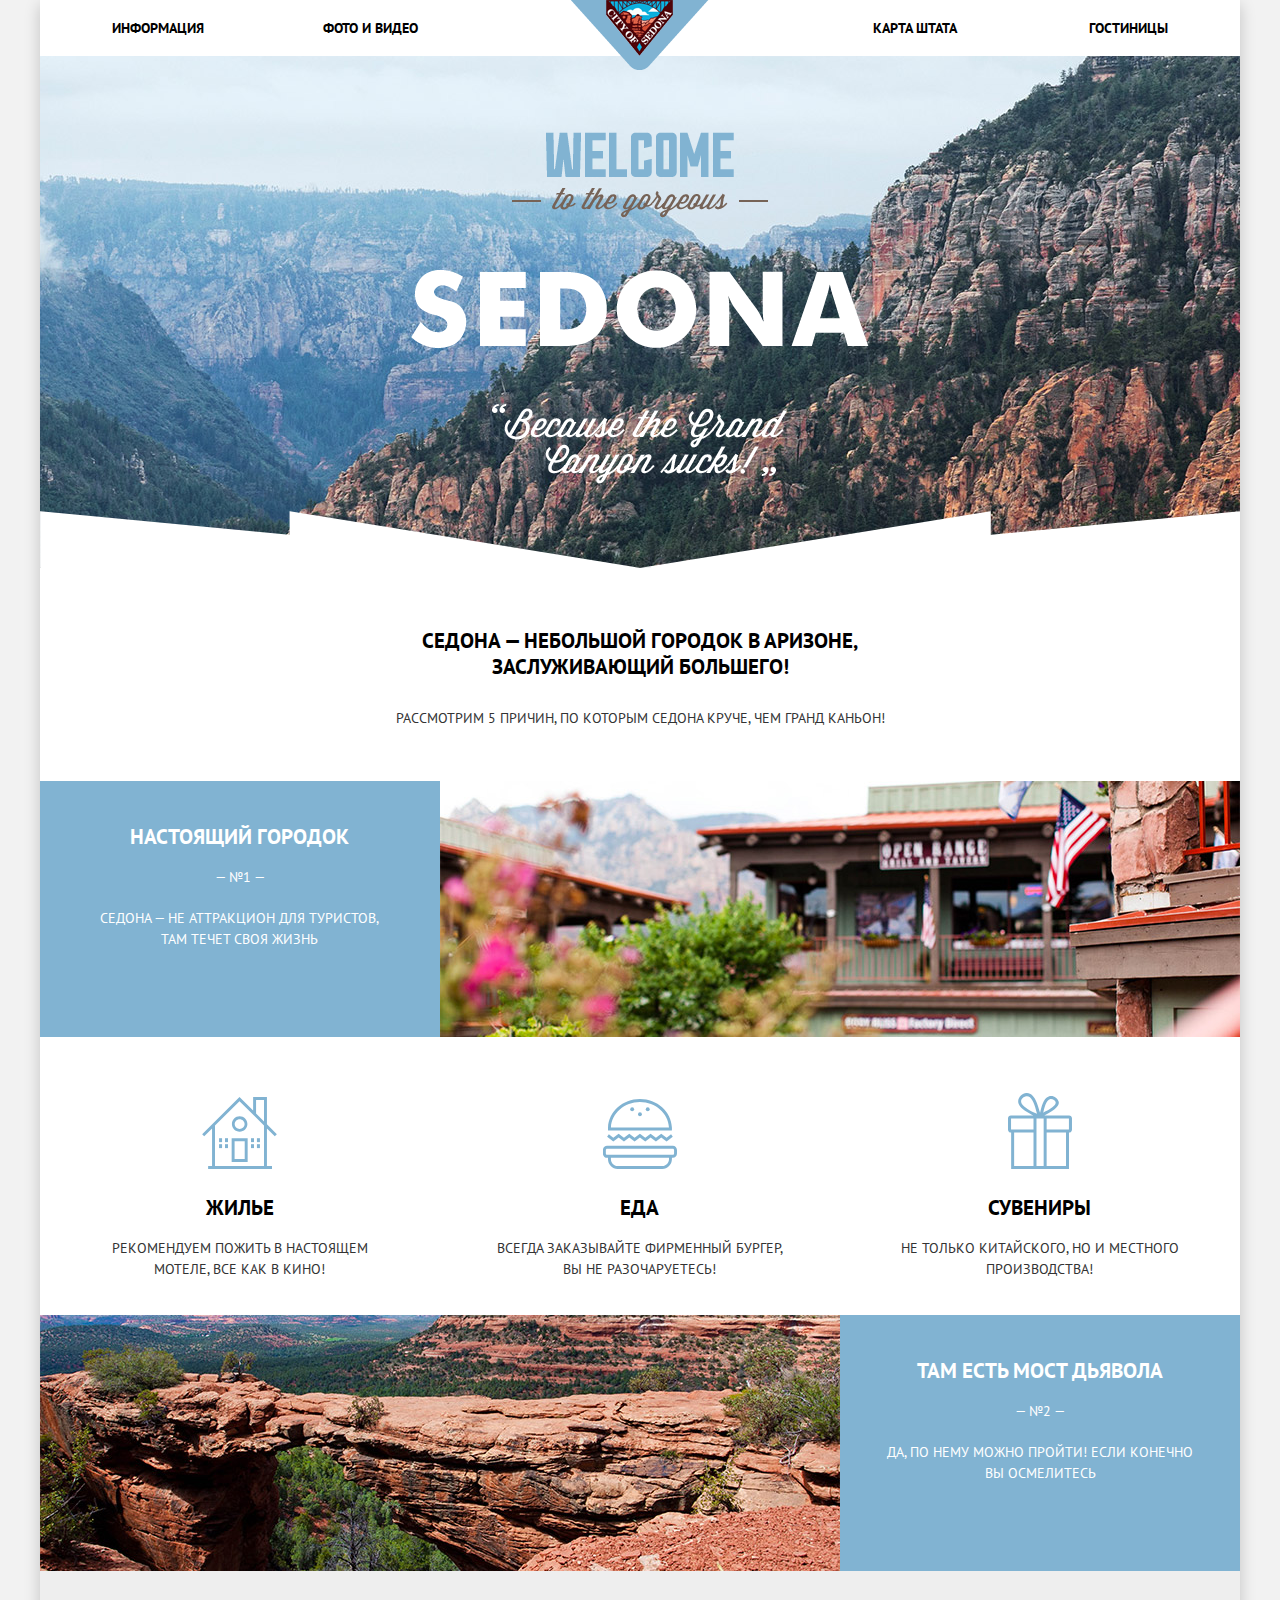
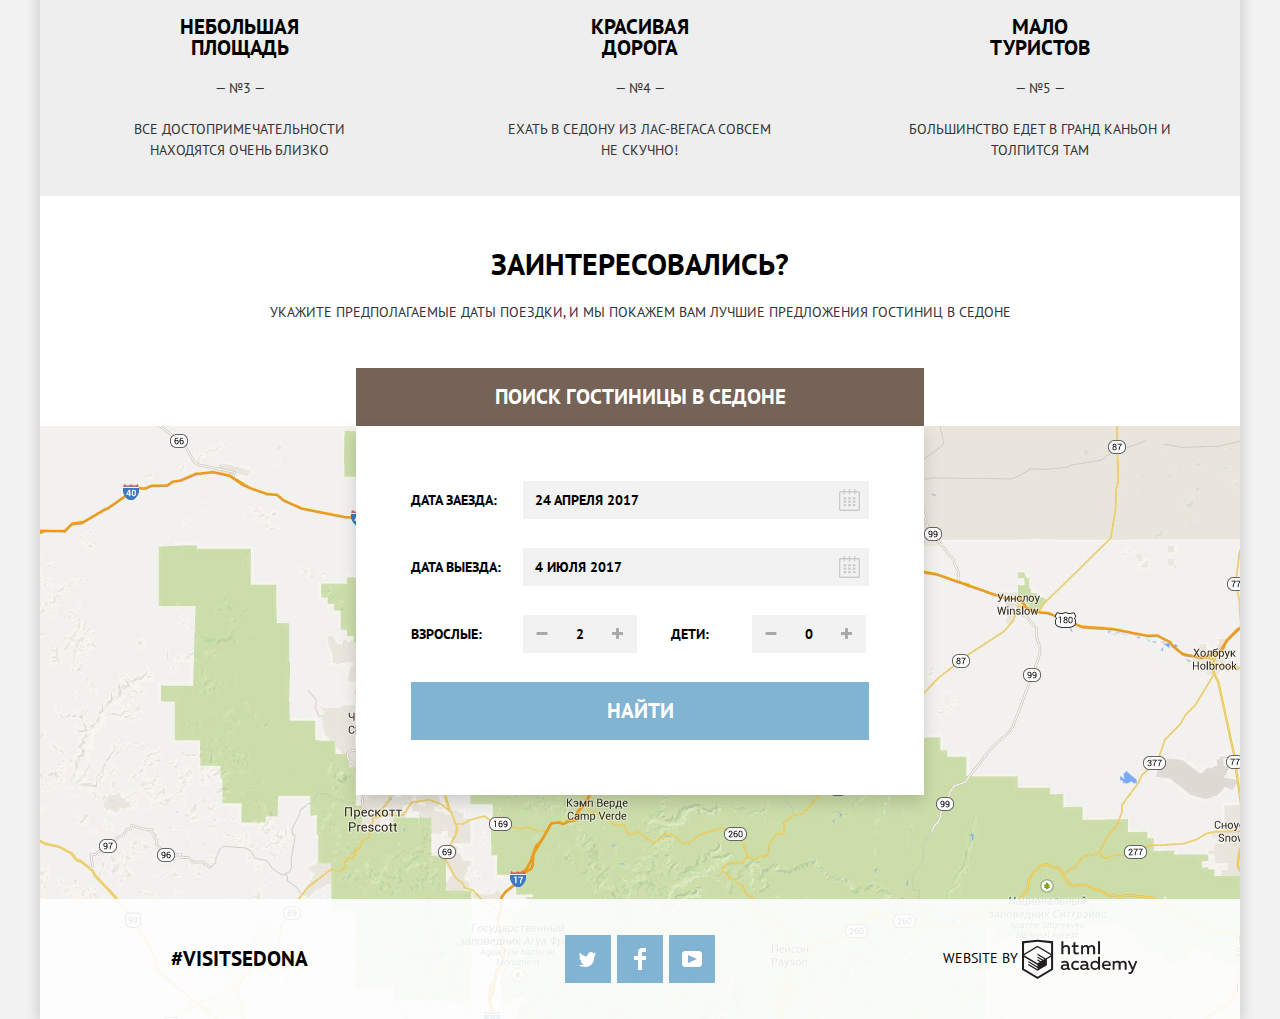
<file: index.html>
<!DOCTYPE html>
<html lang="ru">
<head>
  <meta charset="UTF-8">
  <meta http-equiv="X-UA-Compatible" content="ie=edge">
  <title>Главная | Sedona</title>
  <link href="https://fonts.googleapis.com/css?family=PT+Sans:400,700&display=swap&subset=cyrillic" rel="stylesheet">
  <link rel="stylesheet" href="css/normalize.css">
  <link rel="stylesheet" href="style.css">
</head>
<body class="home-page">

<div class="wrapper">
  <header class="main-header">
    <nav class="main-nav">
      <a class="main-header-logo">
        <img src="img/logo.png" width="138" height="70" alt="Логотип Седона">
      </a>
      <ul class="site-nav">
        <li><a href="#">Информация</a></li>
        <li><a href="#">Фото и видео</a></li>
        <li><a href="#">Карта штата</a></li>
        <li><a href="catalog.html">Гостиницы</a></li>
      </ul>
    </nav>
  </header>

  <main class="main">
    <h1 class="visually-hidden">Главная страница сайта поиска отелей Седона</h1>

    <section class="intro">
      <h2 class="visually-hidden">О Седоне</h2>
      <div class="intro-banner">
        <img class="intro-bg" src="img/intro-bg.jpg" width="1200" height="800" alt="Горы">
        <img class="intro-text" src="img/intro-text.png" width="458" height="352" alt="Welcome to the gorgeous Sedona. Because the Grand Canyon sucks!">
      </div>
      <b class="intro-lead">
        Седона — небольшой городок в Аризоне,<br>
        заслуживающий большего!
      </b>
    </section>

    <section class="advantages">
      <h2>Рассмотрим 5 причин, по которым Седона круче, чем гранд каньон!</h2>
      <ol class="advantages-list flex-columns">
        <li class="advantages-item flex-col-3">
          <div class="advantage-wrapper flex-columns">
            <div class="advantage-card flex-col">
              <div class="advantage-card-content">
                <h3 class="advantage-title">Настоящий городок</h3>
                <div class="advantage-text">Седона — не аттракцион для туристов, там течет своя жизнь</div>
              </div>
            </div>
            <div class="flex-col-2">
              <div class="advantage-img-container">
                <img class="advantage-img" src="img/advantage-town.jpg" width="800" height="400" alt="Город">
              </div>
            </div>
          </div>

          <ul class="advantages-sublist flex-columns">
            <li class="advantage-subitem advantage-card flex-col advantage-icon advantage-icon-house">
              <div class="advantage-card-content">
                <h4 class="advantage-title">Жилье</h4>
                <div class="advantage-text">Рекомендуем пожить в настоящем мотеле, все как в кино!</div>
              </div>
            </li>
            <li class="advantage-subitem advantage-card flex-col advantage-icon advantage-icon-burger">
              <div class="advantage-card-content">
                <h4 class="advantage-title">Еда</h4>
                <div class="advantage-text">Всегда заказывайте фирменный бургер, Вы не разочаруетесь!</div>
              </div>
            </li>
            <li class="advantage-subitem advantage-card flex-col advantage-icon advantage-icon-gift">
              <div class="advantage-card-content">
                <h4 class="advantage-title">Сувениры</h4>
                <div class="advantage-text">Не только китайского, но и местного производства!</div>
              </div>
            </li>
          </ul>
        </li>
        <li class="advantages-item flex-col-3">
          <div class="advantage-wrapper flex-columns flex-reverse">
            <div class="advantage-card flex-col">
              <div class="advantage-card-content">
                <h3 class="advantage-title">Там есть Мост дьявола</h3>
                <div class="advantage-text">Да, по нему можно пройти! Если конечно вы осмелитесь</div>
              </div>
            </div>
            <div class="flex-col-2">
              <div class="advantage-img-container">
                <img class="advantage-img" src="img/advantage-rocks.jpg" width="800" height="400" alt="Скалы">
              </div>
            </div>
          </div>
        </li>
        <li class="advantages-item advantage-card flex-col">
          <div class="advantage-card-content">
            <h3 class="advantage-title">
              Небольшая<br>
              площадь
            </h3>
            <div class="advantage-text">Все достопримечательности находятся очень близко</div>
          </div>
        </li>
        <li class="advantages-item advantage-card flex-col">
          <div class="advantage-card-content">
            <h3 class="advantage-title">
              Красивая<br>
              дорога
            </h3>
            <div class="advantage-text">Ехать в Седону из Лас-Вегаса совсем не скучно!</div>
          </div>
        </li>
        <li class="advantages-item advantage-card flex-col">
          <div class="advantage-card-content">
            <h3 class="advantage-title">
              Мало<br>
              туристов
            </h3>
            <div class="advantage-text">Большинство едет в гранд каньон и толпится там</div>
          </div>
        </li>
      </ol>
    </section>

    <section class="hotel-search">
      <h2 class="visually-hidden">Поиск гостиницы в Седоне</h2>
      <b class="title">Заинтересовались?</b>
      <div class="hotel-search-instructions">Укажите предполагаемые даты поездки, и мы покажем вам лучшие предложения гостиниц в седоне</div>
      <button class="button button-brown hotel-search-button" type="button">Поиск гостиницы в Седоне</button>

      <div class="modal modal-hotel-search">
        <form class="hotel-search-form" action="#" method="post">
          <div class="form-item">
            <label class="input-label" for="hotel-search-form-check-in-date">Дата заезда:</label>
            <div class="calendar-widget">
              <div class="calendar-input-container">
                <input class="input-text calendar-input" id="hotel-search-form-check-in-date" name="check_in_date" type="text" value="24 Апреля 2017">
                <button class="calendar-button" type="button">Открыть календарь</button>
              </div>
            </div>
          </div>
          <div class="form-item">
            <label class="input-label" for="hotel-search-form-check-out-date">Дата выезда:</label>
            <div class="calendar-widget">
              <div class="calendar-input-container">
                <input class="input-text calendar-input" id="hotel-search-form-check-out-date" name="check_out_date" type="text" value="4 июля 2017">
                <button class="calendar-button" type="button">Открыть календарь</button>
              </div>
            </div>
          </div>
          <div class="modal-columns">
            <div class="form-item modal-col-1">
              <label class="input-label" for="hotel-search-form-adult">Взрослые:</label>
              <div class="number-widget">
                <div class="number-input-container">
                  <input class="input-text number-input" id="hotel-search-form-adult" name="adult" type="text" pattern="^[ 0-9]+$" value="2">
                  <button class="sign-btn sign-btn-plus" type="button">+</button>
                  <button class="sign-btn sign-btn-minus" type="button">-</button>
                </div>
              </div>
            </div>
            <div class="form-item modal-col-1">
              <label class="input-label" for="hotel-search-form-child">Дети:</label>
              <div class="number-widget">
                <div class="number-input-container">
                  <input class="input-text number-input" id="hotel-search-form-child" name="child" type="text" pattern="^[ 0-9]+$" value="0">
                  <button class="sign-btn sign-btn-plus" type="button">+</button>
                  <button class="sign-btn sign-btn-minus" type="button">-</button>
                </div>
              </div>
            </div>
          </div>
          <div class="form-footer">
            <button class="button button-submit" type="submit">Найти</button>
          </div>
        </form>
      </div>
    </section>

    <section class="map">
      <h2 class="visually-hidden">Седона на карте</h2>
      <div class="map-image-container">
        <img class="map-image" src="img/map.jpg" width="1200" height="593" alt="Седона на карте">
      </div>
    </section>
  </main>

  <footer class="main-footer flex-columns">
    <div class="flex-col flex-col">
      <p class="main-footer-hashtag">#VISITSEDONA</p>
    </div>
    <div class="flex-col">
      <ul class="main-footer-social">
        <li><a class="social-link social-link-twitter" href="#"><span class="visually-hidden">Twitter</span></a></li>
        <li><a class="social-link social-link-facebook" href="#"><span class="visually-hidden">Facebook</span></a></li>
        <li><a class="social-link social-link-youtube" href="#"><span class="visually-hidden">Youtube</span></a></li>
      </ul>
    </div>
    <div class="flex-col">
      <p class="main-footer-developer">
        Website by <a class="main-footer-developer-link" href="https://htmlacademy.ru/intensive/htmlcss">
          <svg version="1.1" viewBox="0 0 113 39" width="115" height="41" role="img" xmlns="http://www.w3.org/2000/svg" xmlns:cc="http://creativecommons.org/ns#" xmlns:dc="http://purl.org/dc/elements/1.1/" xmlns:rdf="http://www.w3.org/1999/02/22-rdf-syntax-ns#">
         <g fill="#231f20">
           <title>Логотип htmlacademy</title>
          <path transform="translate(-355.09 -323.29)" d="m401.93 351.51a2.07 2.07 0 0 0 0.58-0.11v1.4a3.41 3.41 0 0 1-1.24 0.22 1.75 1.75 0 0 1-1.75-1 5.08 5.08 0 0 1-3.3 1.13c-1.59 0-3.06-0.87-3.06-2.68 0-2.24 2.08-2.93 3.9-2.93a11.63 11.63 0 0 1 2.28 0.26v-0.31c0-1.09-0.8-1.86-2.3-1.86a7.79 7.79 0 0 0-3.15 0.67v-1.79a10.72 10.72 0 0 1 3.35-0.58c2.48 0 4 1.18 4 3.83v3.14a0.57 0.57 0 0 0 0.69 0.61zm-6.76-1.19a1.42 1.42 0 0 0 1.64 1.29 3.56 3.56 0 0 0 2.53-1v-1.51a10.21 10.21 0 0 0-1.9-0.22c-1.1 0.01-2.27 0.35-2.27 1.45z"/>
          <path transform="translate(-355.09 -323.29)" d="M408.15,343.91a5.29,5.29,0,0,1,2.7.67v1.79a4.28,4.28,0,0,0-2.42-.73,2.89,2.89,0,1,0,0,5.76,5.26,5.26,0,0,0,2.55-.67v1.8a6.58,6.58,0,0,1-2.9.6,4.42,4.42,0,0,1-4.72-4.54A4.54,4.54,0,0,1,408.15,343.91Z"/>
          <path transform="translate(-355.09 -323.29)" d="m420.93 351.51a2.07 2.07 0 0 0 0.58-0.11v1.4a3.41 3.41 0 0 1-1.24 0.22 1.75 1.75 0 0 1-1.75-1 5.08 5.08 0 0 1-3.3 1.13c-1.59 0-3.06-0.87-3.06-2.68 0-2.24 2.08-2.93 3.9-2.93a11.63 11.63 0 0 1 2.28 0.26v-0.31c0-1.09-0.8-1.86-2.3-1.86a7.79 7.79 0 0 0-3.15 0.67v-1.79a10.72 10.72 0 0 1 3.35-0.58c2.48 0 4 1.18 4 3.83v3.14a0.57 0.57 0 0 0 0.69 0.61zm-6.76-1.19a1.42 1.42 0 0 0 1.64 1.29 3.56 3.56 0 0 0 2.53-1v-1.51a10.21 10.21 0 0 0-1.9-0.22c-1.11 0.01-2.27 0.35-2.27 1.45z"/>
          <path transform="translate(-355.09 -323.29)" d="M431.76,340.14V352.9H430v-1.39a4.07,4.07,0,0,1-3.35,1.62,4.62,4.62,0,0,1,0-9.22,4,4,0,0,1,3.15,1.37v-5.14h2ZM427,345.62a2.9,2.9,0,0,0,0,5.8,3,3,0,0,0,2.79-1.84v-2.13A3.06,3.06,0,0,0,427,345.62Z"/>
          <path transform="translate(-355.09 -323.29)" d="m438.08 343.91c3.48 0 4.68 2.81 4.12 5.34h-6.58c0.22 1.57 1.75 2.22 3.35 2.22a6.41 6.41 0 0 0 2.77-0.62v1.68a7.5 7.5 0 0 1-3.14 0.6c-2.68 0-5-1.53-5-4.61a4.39 4.39 0 0 1 4.48-4.61zm0.09 1.62a2.39 2.39 0 0 0-2.57 2.26h4.85a2.06 2.06 0 0 0-2.28-2.26z"/>
          <path transform="translate(-355.09 -323.29)" d="m444.19 352.9v-8.75h1.73v1.09a4 4 0 0 1 2.92-1.33 3 3 0 0 1 2.73 1.4 4.33 4.33 0 0 1 3.06-1.4 3.21 3.21 0 0 1 3.32 3.52v5.47h-2v-5.41a1.67 1.67 0 0 0-1.73-1.84 2.94 2.94 0 0 0-2.17 1.18v0.6 5.47h-2v-5.41a1.67 1.67 0 0 0-1.73-1.84 3.11 3.11 0 0 0-2.32 1.35v5.91h-2z"/>
          <path transform="translate(-355.09 -323.29)" d="M466.56,344.15h2l-4.1,9.93c-0.95,2.28-2.19,3-3.52,3a5,5,0,0,1-1.15-.15v-1.66a3,3,0,0,0,.89.13c0.95,0,1.66-.67,2.17-2l0.18-.44-4.16-8.82H461l3,6.6Z"/>
          <path transform="translate(-355.09 -323.29)" d="m395.75 324.82v5a4 4 0 0 1 2.83-1.2 3.41 3.41 0 0 1 3.61 3.57v5.41h-2v-5.16a1.9 1.9 0 0 0-2-2.1 3.08 3.08 0 0 0-2.44 1.46v5.8h-2v-12.78h2z"/>
          <path transform="translate(-355.09 -323.29)" d="M407.52,325.71v3.12h3.17v1.71h-3.17v4c0,1.15.53,1.53,1.66,1.53a4.71,4.71,0,0,0,1.77-.35v1.68a7.14,7.14,0,0,1-2.35.38,2.68,2.68,0,0,1-3-2.88v-4.38H404v-1.71h1.57v-2.64Z"/>
          <path transform="translate(-355.09 -323.29)" d="m413.19 337.58v-8.75h1.73v1.09a4 4 0 0 1 2.92-1.33 3 3 0 0 1 2.73 1.4 4.33 4.33 0 0 1 3.06-1.4 3.21 3.21 0 0 1 3.32 3.52v5.47h-2v-5.41a1.67 1.67 0 0 0-1.73-1.84 2.94 2.94 0 0 0-2.17 1.18v0.6 5.47h-2v-5.41a1.67 1.67 0 0 0-1.73-1.84 3.11 3.11 0 0 0-2.32 1.35v5.91h-2z"/>
          <rect x="74.72" y="1.52" width="1.95" height="12.76"/>
          <path transform="translate(-355.09 -323.29)" d="m370.53 323.31h-0.16l-15.28 1.6v28l15.28 9.09 15.28-9.09v-28zm13.12 28.45-13.28 7.9-13.28-7.9v-11.48l13.22 7.87v1.43l-9.07-5.4v1.38l9.11 5.47v1.46l-9.1-5.42v1.38l9.11 5.47 9.19-5.5v-5.91l4.1-2.45v11.67zm0-13.16-3.65 2.14-1.68 1-8-4.76v1.38l6.84 4.07h-0.06l-0.15 0.09-1 0.57-5.64-3.36v1.38l4.45 2.65-1.05 0.7-3.36-2v1.38l2.21 1.3-2.25 1.35-13.16-7.82 13.17-7.92zm0-1.39-13.35-7.87-13.2 7.86v-10.5l13.28-1.39 13.28 1.39v10.51z"/>
         </g>
        </svg>
        </a>
      </p>
    </div>
  </footer>

</div>

<script src="js/popup.js"></script>

</body>
</html>
</file>
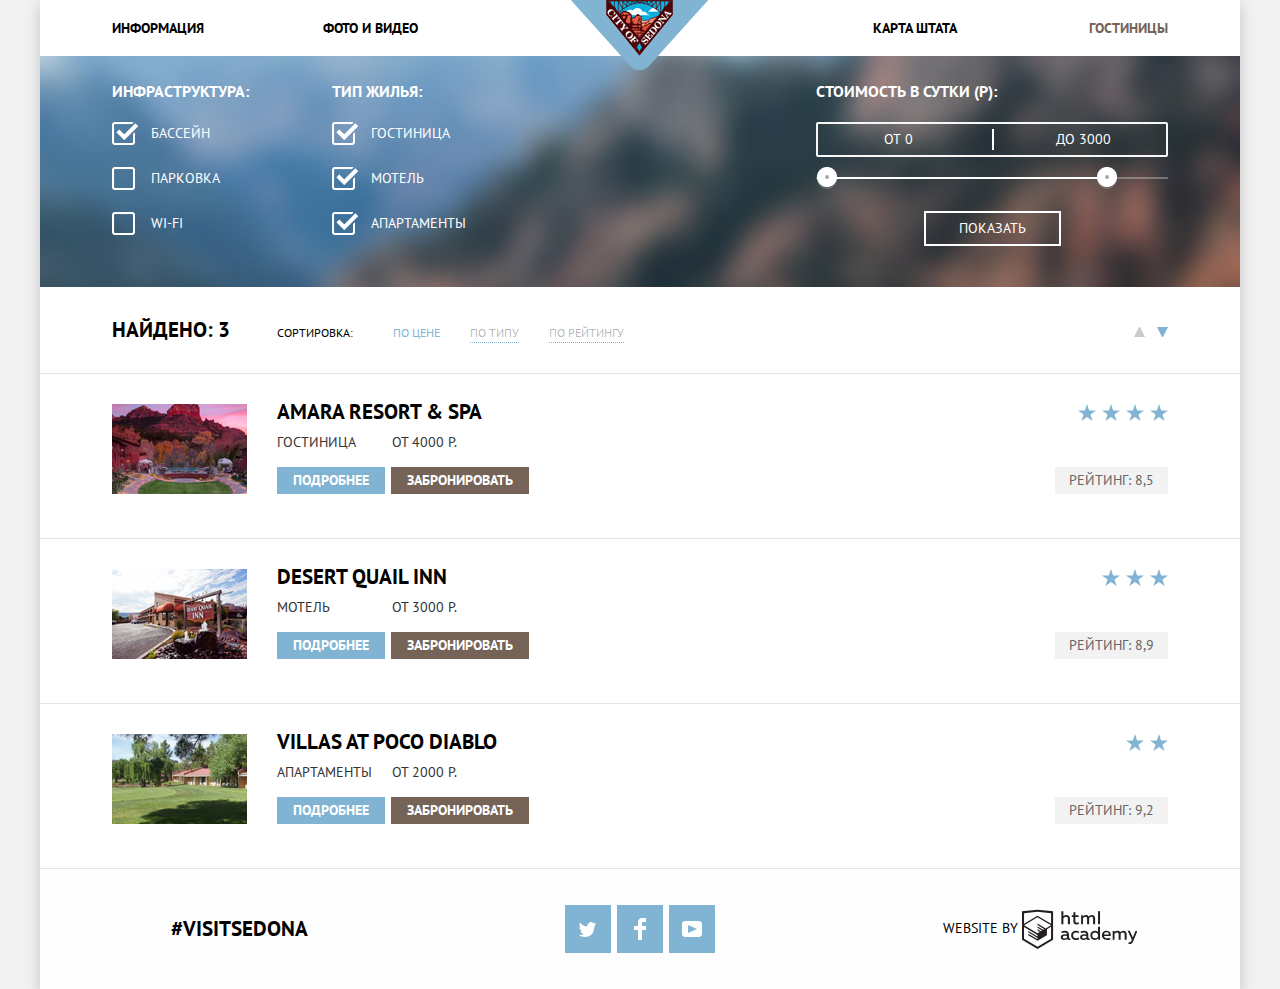
<file: catalog.html>
<!DOCTYPE html>
<html lang="ru">
<head>
  <meta charset="UTF-8">
  <meta http-equiv="X-UA-Compatible" content="ie=edge">
  <title>Гостиницы | Sedona</title>
  <link href="https://fonts.googleapis.com/css?family=PT+Sans:400,700&display=swap&subset=cyrillic" rel="stylesheet">
  <link rel="stylesheet" href="css/normalize.css">
  <link rel="stylesheet" href="style.css">
</head>
<body>

<div class="wrapper">
  <header class="main-header">
    <nav class="main-nav">
      <a class="main-header-logo" href="index.html">
        <img src="img/logo.png" width="138" height="70" alt="Логотип Седона">
      </a>
      <ul class="site-nav">
        <li><a href="#">Информация</a></li>
        <li><a href="#">Фото и видео</a></li>
        <li><a href="#">Карта штата</a></li>
        <li class="site-nav-active"><a>Гостиницы</a></li>
      </ul>
    </nav>
  </header>

  <main class="main">
    <h1 class="visually-hidden">Гостиницы в Седоне</h1>

    <section class="catalog-filter container">
      <h2 class="visually-hidden">Фильтр</h2>

      <form class="catalog-filter-form" action="#" method="get">
        <div class="catalog-filter-columns">
          <div class="catalog-filter-col-1">
            <fieldset class="filter-fieldset">
              <legend>Инфраструктура:</legend>

              <ul class="form-input-list">
                <li>
                  <label class="custom-checkbox">
                    <input class="input-checkbox visually-hidden" name="infrastracture[]" type="checkbox" value="pool" checked>
                    <span class="checkbox-indicator"></span>
                    Бассейн
                  </label>
                </li>
                <li>
                  <label class="custom-checkbox">
                    <input class="input-checkbox visually-hidden" name="infrastracture[]" type="checkbox" value="parking">
                    <span class="checkbox-indicator"></span>
                    Парковка
                  </label>
                </li>
                <li>
                  <label class="custom-checkbox">
                    <input class="input-checkbox visually-hidden" name="infrastracture[]" type="checkbox" value="wi-fi">
                    <span class="checkbox-indicator"></span>
                    Wi-Fi
                  </label>
                </li>
              </ul>
            </fieldset>
          </div>

          <div class="catalog-filter-col-1">
            <fieldset class="filter-fieldset">
              <legend>Тип жилья:</legend>

              <ul class="form-input-list">
                <li>
                  <label class="custom-checkbox">
                    <input class="input-checkbox visually-hidden" name="housing[]" type="checkbox" value="guesthouse" checked>
                    <span class="checkbox-indicator"></span>
                    Гостиница
                  </label>
                </li>
                <li>
                  <label class="custom-checkbox">
                    <input class="input-checkbox visually-hidden" name="housing[]" type="checkbox" value="motel" checked>
                    <span class="checkbox-indicator"></span>
                    Мотель
                  </label>
                </li>
                <li>
                  <label class="custom-checkbox">
                    <input class="input-checkbox visually-hidden" name="housing[]" type="checkbox" value="apts" checked>
                    <span class="checkbox-indicator"></span>
                    Апартаменты
                  </label>
                </li>
              </ul>
            </fieldset>
          </div>

          <div class="catalog-filter-price-col">
            <fieldset class="filter-fieldset">
              <legend>Стоимость в сутки (Р):</legend>

              <div class="range-inputs">
                <div class="range-inputs-from">
                  <label>
                    От
                   <input class="range-inputs-input"  name="price_from" type="text" value="0">
                  </label>
                </div>
                <div class="range-inputs-to">
                  <label>
                    До
                    <input class="range-inputs-input" name="price_to" type="text" value="3000">
                  </label>
                </div>
              </div>

              <div class="range-selector">
                <div class="range-bar">
                  <div class="range-fill"></div>
                  <span class="range-handle range-handle-min"></span>
                  <span class="range-handle range-handle-max"></span>
                </div>
              </div>
            </fieldset>
            <button class="filter-button" type="submit">Показать</button>
          </div>
        </div>
      </form>
    </section>

    <section class="catalog-sort">
      <div class="container catalog-columns">
        <p class="catalog-found-title catalog-col-first">Найдено: 3</p>

        <div class="catalog-sort-wrapper catalog-col-full">
          <h2>Сортировка:</h2>

          <ul class="catalog-sort-type">
            <li class="catalog-sort-type-active"><a href="#">По цене</a></li>
            <li><a href="#">По типу</a></li>
            <li><a href="#">По рейтингу</a></li>
          </ul>
        </div>

        <ul class="catalog-sort-order catalog-col-last">
          <li class="catalog-sort-asc"><a href="#">По возрастанию</a></li>
          <li class="catalog-sort-desc catalog-sort-order-active"><a href="#">По убыванию</a></li>
        </ul>
      </div>
    </section>

    <section class="catalog-results">
      <header class="visually-hidden">
        <h2>Результаты поиска</h2>
        <p>Найдено: 3</p>
      </header>

      <ul class="catalog-list">
        <li class="catalog-item container catalog-columns">
          <div class="catalog-col-full">
            <h3 class="catalog-item-title"><a href="#">Amara Resort & Spa</a></h3>
            <div class="catalog-item-features">
              <span class="hotel-housing-type">Гостиница</span>
              <span class="hotel-price-from">от 4000 Р.</span>
            </div>

            <p class="catalog-item-button-container">
              <a class="catalog-item-readmore button catalog-item-button" href="#">Подробнее</a>
              <a class="catalog-item-book button button-brown catalog-item-button" href="#">Забронировать</a>
            </p>
          </div>

          <div class="catalog-col-last">
            <div class="catalog-item-rating">
              <div class="rating-stars">
                <div class="rating-stars-value visually-hidden">4</div>
                <div class="stars-container">
                  <span class="stars-item"></span>
                  <span class="stars-item"></span>
                  <span class="stars-item"></span>
                  <span class="stars-item"></span>
                </div>
              </div>
              <span class="rating-value">Рейтинг: 8,5</span>
            </div>
          </div>

          <div class="catalog-col-first">
            <div class="catalog-item-img">
              <img src="img/hotel-amara.jpg" width="135" height="90" alt="Красные деревья">
            </div>
          </div>
        </li>

        <li class="catalog-item container catalog-columns">
          <div class="catalog-col-full">
            <h3 class="catalog-item-title"><a href="#">Desert Quail Inn</a></h3>

            <div class="catalog-item-features">
              <span class="hotel-housing-type">Мотель</span>
              <span class="hotel-price-from">ОТ 3000 Р.</span>
            </div>

            <p class="catalog-item-button-container">
              <a class="catalog-item-readmore button catalog-item-button" href="#">Подробнее</a>
              <a class="catalog-item-book button button-brown catalog-item-button" href="#">Забронировать</a>
            </p>
          </div>

          <div class="catalog-col-last">
            <div class="catalog-item-rating">
              <div class="rating-stars">
                <div class="rating-stars-value visually-hidden">3</div>
                <div class="stars-container">
                  <span class="stars-item"></span>
                  <span class="stars-item"></span>
                  <span class="stars-item"></span>
                </div>
              </div>
              <span class="rating-value">Рейтинг: 8,9</span>
            </div>
          </div>

          <div class="catalog-col-first">
            <div class="catalog-item-img">
              <img src="img/hotel-desert.jpg" width="135" height="90" alt="Вид отеля сбоку">
            </div>
          </div>
        </li>

        <li class="catalog-item container catalog-columns">
          <div class="catalog-col-full">
            <h3 class="catalog-item-title"><a href="#">Villas at Poco Diablo</a></h3>
            <div class="catalog-item-features">
              <span class="hotel-housing-type">Апартаменты</span>
              <span class="hotel-price-from">от 2000 Р.</span>
            </div>
            <p class="catalog-item-button-container">
              <a class="catalog-item-readmore button catalog-item-button" href="#">Подробнее</a>
              <a class="catalog-item-book button button-brown catalog-item-button" href="#">Забронировать</a>
            </p>
          </div>

          <div class="catalog-col-last">
            <div class="catalog-item-rating">
              <div class="rating-stars">
                <div class="rating-stars-value visually-hidden">2</div>
                <div class="stars-container">
                  <span class="stars-item"></span>
                  <span class="stars-item"></span>
                </div>
              </div>
              <span class="rating-value">Рейтинг: 9,2</span>
            </div>
          </div>

          <div class="catalog-col-first">
            <div class="catalog-item-img">
              <img src="img/hotel-villas.jpg" width="135" height="90" alt="Зеленый двор">
            </div>
          </div>
        </li>
      </ul>
    </section>
  </main>

  <footer class="main-footer flex-columns">
    <div class="flex-col flex-col">
      <p class="main-footer-hashtag">#VISITSEDONA</p>
    </div>
    <div class="flex-col">
      <ul class="main-footer-social">
        <li><a class="social-link social-link-twitter" href="#"><span class="visually-hidden">Twitter</span></a></li>
        <li><a class="social-link social-link-facebook" href="#"><span class="visually-hidden">Facebook</span></a></li>
        <li><a class="social-link social-link-youtube" href="#"><span class="visually-hidden">Youtube</span></a></li>
      </ul>
    </div>
    <div class="flex-col">
      <p class="main-footer-developer">
        Website by <a class="main-footer-developer-link" href="https://htmlacademy.ru/intensive/htmlcss">
          <svg version="1.1" viewBox="0 0 113 39" width="115" height="41" role="img" xmlns="http://www.w3.org/2000/svg" xmlns:cc="http://creativecommons.org/ns#" xmlns:dc="http://purl.org/dc/elements/1.1/" xmlns:rdf="http://www.w3.org/1999/02/22-rdf-syntax-ns#">
         <g fill="#231f20">
           <title>Логотип htmlacademy</title>
          <path transform="translate(-355.09 -323.29)" d="m401.93 351.51a2.07 2.07 0 0 0 0.58-0.11v1.4a3.41 3.41 0 0 1-1.24 0.22 1.75 1.75 0 0 1-1.75-1 5.08 5.08 0 0 1-3.3 1.13c-1.59 0-3.06-0.87-3.06-2.68 0-2.24 2.08-2.93 3.9-2.93a11.63 11.63 0 0 1 2.28 0.26v-0.31c0-1.09-0.8-1.86-2.3-1.86a7.79 7.79 0 0 0-3.15 0.67v-1.79a10.72 10.72 0 0 1 3.35-0.58c2.48 0 4 1.18 4 3.83v3.14a0.57 0.57 0 0 0 0.69 0.61zm-6.76-1.19a1.42 1.42 0 0 0 1.64 1.29 3.56 3.56 0 0 0 2.53-1v-1.51a10.21 10.21 0 0 0-1.9-0.22c-1.1 0.01-2.27 0.35-2.27 1.45z"/>
          <path transform="translate(-355.09 -323.29)" d="M408.15,343.91a5.29,5.29,0,0,1,2.7.67v1.79a4.28,4.28,0,0,0-2.42-.73,2.89,2.89,0,1,0,0,5.76,5.26,5.26,0,0,0,2.55-.67v1.8a6.58,6.58,0,0,1-2.9.6,4.42,4.42,0,0,1-4.72-4.54A4.54,4.54,0,0,1,408.15,343.91Z"/>
          <path transform="translate(-355.09 -323.29)" d="m420.93 351.51a2.07 2.07 0 0 0 0.58-0.11v1.4a3.41 3.41 0 0 1-1.24 0.22 1.75 1.75 0 0 1-1.75-1 5.08 5.08 0 0 1-3.3 1.13c-1.59 0-3.06-0.87-3.06-2.68 0-2.24 2.08-2.93 3.9-2.93a11.63 11.63 0 0 1 2.28 0.26v-0.31c0-1.09-0.8-1.86-2.3-1.86a7.79 7.79 0 0 0-3.15 0.67v-1.79a10.72 10.72 0 0 1 3.35-0.58c2.48 0 4 1.18 4 3.83v3.14a0.57 0.57 0 0 0 0.69 0.61zm-6.76-1.19a1.42 1.42 0 0 0 1.64 1.29 3.56 3.56 0 0 0 2.53-1v-1.51a10.21 10.21 0 0 0-1.9-0.22c-1.11 0.01-2.27 0.35-2.27 1.45z"/>
          <path transform="translate(-355.09 -323.29)" d="M431.76,340.14V352.9H430v-1.39a4.07,4.07,0,0,1-3.35,1.62,4.62,4.62,0,0,1,0-9.22,4,4,0,0,1,3.15,1.37v-5.14h2ZM427,345.62a2.9,2.9,0,0,0,0,5.8,3,3,0,0,0,2.79-1.84v-2.13A3.06,3.06,0,0,0,427,345.62Z"/>
          <path transform="translate(-355.09 -323.29)" d="m438.08 343.91c3.48 0 4.68 2.81 4.12 5.34h-6.58c0.22 1.57 1.75 2.22 3.35 2.22a6.41 6.41 0 0 0 2.77-0.62v1.68a7.5 7.5 0 0 1-3.14 0.6c-2.68 0-5-1.53-5-4.61a4.39 4.39 0 0 1 4.48-4.61zm0.09 1.62a2.39 2.39 0 0 0-2.57 2.26h4.85a2.06 2.06 0 0 0-2.28-2.26z"/>
          <path transform="translate(-355.09 -323.29)" d="m444.19 352.9v-8.75h1.73v1.09a4 4 0 0 1 2.92-1.33 3 3 0 0 1 2.73 1.4 4.33 4.33 0 0 1 3.06-1.4 3.21 3.21 0 0 1 3.32 3.52v5.47h-2v-5.41a1.67 1.67 0 0 0-1.73-1.84 2.94 2.94 0 0 0-2.17 1.18v0.6 5.47h-2v-5.41a1.67 1.67 0 0 0-1.73-1.84 3.11 3.11 0 0 0-2.32 1.35v5.91h-2z"/>
          <path transform="translate(-355.09 -323.29)" d="M466.56,344.15h2l-4.1,9.93c-0.95,2.28-2.19,3-3.52,3a5,5,0,0,1-1.15-.15v-1.66a3,3,0,0,0,.89.13c0.95,0,1.66-.67,2.17-2l0.18-.44-4.16-8.82H461l3,6.6Z"/>
          <path transform="translate(-355.09 -323.29)" d="m395.75 324.82v5a4 4 0 0 1 2.83-1.2 3.41 3.41 0 0 1 3.61 3.57v5.41h-2v-5.16a1.9 1.9 0 0 0-2-2.1 3.08 3.08 0 0 0-2.44 1.46v5.8h-2v-12.78h2z"/>
          <path transform="translate(-355.09 -323.29)" d="M407.52,325.71v3.12h3.17v1.71h-3.17v4c0,1.15.53,1.53,1.66,1.53a4.71,4.71,0,0,0,1.77-.35v1.68a7.14,7.14,0,0,1-2.35.38,2.68,2.68,0,0,1-3-2.88v-4.38H404v-1.71h1.57v-2.64Z"/>
          <path transform="translate(-355.09 -323.29)" d="m413.19 337.58v-8.75h1.73v1.09a4 4 0 0 1 2.92-1.33 3 3 0 0 1 2.73 1.4 4.33 4.33 0 0 1 3.06-1.4 3.21 3.21 0 0 1 3.32 3.52v5.47h-2v-5.41a1.67 1.67 0 0 0-1.73-1.84 2.94 2.94 0 0 0-2.17 1.18v0.6 5.47h-2v-5.41a1.67 1.67 0 0 0-1.73-1.84 3.11 3.11 0 0 0-2.32 1.35v5.91h-2z"/>
          <rect x="74.72" y="1.52" width="1.95" height="12.76"/>
          <path transform="translate(-355.09 -323.29)" d="m370.53 323.31h-0.16l-15.28 1.6v28l15.28 9.09 15.28-9.09v-28zm13.12 28.45-13.28 7.9-13.28-7.9v-11.48l13.22 7.87v1.43l-9.07-5.4v1.38l9.11 5.47v1.46l-9.1-5.42v1.38l9.11 5.47 9.19-5.5v-5.91l4.1-2.45v11.67zm0-13.16-3.65 2.14-1.68 1-8-4.76v1.38l6.84 4.07h-0.06l-0.15 0.09-1 0.57-5.64-3.36v1.38l4.45 2.65-1.05 0.7-3.36-2v1.38l2.21 1.3-2.25 1.35-13.16-7.82 13.17-7.92zm0-1.39-13.35-7.87-13.2 7.86v-10.5l13.28-1.39 13.28 1.39v10.51z"/>
         </g>
        </svg>
        </a>
      </p>
    </div>
  </footer>

</div>

</body>
</html>
</file>
<file: style.css>
html, body {
  padding: 0;
  margin: 0;
}

body {
  min-width: 768px;
  font-weight: 400;
  font-size: 14px;
  line-height: 21px;
  font-family: 'PT Sans', Arial, sans-serif;
  text-transform: uppercase;
  color: #333333;

  background-color: #f2f2f2;
}

.wrapper {
  position: relative;

  min-width: 768px;
  max-width: 1200px;
  margin: 0 auto;

  background-color: #ffffff;
  box-shadow: 0 5px 15px rgba(0, 1, 1, 0.2);
}

.container {
  padding-left: 6%;
  padding-right: 6%;
}

img {
  max-width: 100%;
  height: auto;
}

.visually-hidden {
  position: absolute !important;
  z-index: -1;

  width: 1px !important;
  height: 1px !important;
  padding: 0 !important;
  margin: -1px !important;

  border: 0 !important;
  overflow: hidden !important;
  clip: rect(0, 0, 0, 0);
  clip-path: inset(100%);
}

.flex-columns {
  display: flex;
  flex-wrap: wrap;
}

.flex-reverse {
  flex-direction: row-reverse;
}

.flex-col {
  width: 33.33%;
}

.flex-col-2 {
  width: 66.67%;
}

.flex-col-3 {
  width: 100%;
}

.title {
  display: block;
  margin: 0;
  margin-bottom: 20px;

  font-weight: 700;
  font-size: 30px;
  line-height: 36px;
  color: #000000;
}

.button {
  box-sizing: border-box;
  display: inline-block;
  padding: 16px 18px;

  font-weight: 700;
  font-size: 21px;
  line-height: 26px;
  text-transform: uppercase;
  text-decoration: none;
  text-align: center;
  color: #ffffff;

  background-color: #81b3d2;
  border: 0;

  cursor: pointer;
}

.button:hover,
.button:focus {
  background-color: #669ec0;
}

.button:active {
  color: rgba(255, 255, 255, 0.3);
  background-color: #5496bd;
}

.button-brown {
  background-color: #766357;
}

.button-brown:hover,
.button-brown:focus {
  background-color: #604e43;
}

.button-brown:active {
  background-color: #503e33;
}

.button-submit {
  width: 100%;
}

.modal {
  position: fixed;
  left: 50%;
  top: 50%;
  z-index: 10;

  display: none;
  padding: 55px;

  text-align: left;

  background-color: #ffffff;
  box-shadow: 0 7px 15px rgba(0, 1, 1, 0.15);
  transform: translate(-50%, -50%);
}

@keyframes slideDown {
  0% { max-height: 0px; overflow: hidden; }
  10% { max-height: 100px; }
  35% { max-height: 300px; }
  55% { max-height: 450px; }
  70% { max-height: 600px; }
  90% { max-height: 900px; }
  100% { max-height: none; overflow: auto; }
}

.modal-show {
  display: block;

  animation-name: slideDown;
  animation-duration: 1s;
  animation-timing-function: linear;
}

.main-nav {
  position: relative;
}

.main-header-logo {
  position: absolute;
  top: 0;
  left: 50%;
  z-index: 2;

  width: 138px;
  height: 70px;
  margin-left: -69px;
  overflow: hidden;
}

.site-nav {
  display: flex;
  flex-wrap: wrap;
  padding: 0 6%;
  margin: 0;

  font-weight: 700;
  font-size: 14px;
  line-height: 26px;

  list-style: none;
}

.site-nav > li {
  box-sizing: border-box;
  width: 20%;
  padding: 15px 0;
}

.site-nav > li:nth-child(4n + 3),
.site-nav > li:nth-child(4n + 4) {
  text-align: right;
}

.site-nav > li:nth-child(4n + 3) {
  margin-left: auto;
}

.site-nav a {
  text-decoration: none;
  color: #000000;
}

.site-nav a:hover,
.site-nav a:focus {
  color: #81b3d2;
}

.site-nav a:active {
  color: rgba(0, 0, 0, 0.3);
}

.site-nav .site-nav-active a {
  color: #766357;
}

.main-footer {
  padding-top: 36px;
  padding-bottom: 36px;

  text-align: center;
  color: #000000;

  background-color: rgba(254, 254, 254, 0.9);
}

.home-page .main-footer {
  position: absolute;
  left: 0;
  bottom: 0;

  width: 100%;
}

.main-footer.flex-columns {
  align-items: center;
}

.main-footer-hashtag {
  margin: 0;

  font-weight: 700;
  font-size: 21px;
  line-height: 26px;
}

.main-footer-social {
  display: flex;
  flex-wrap: wrap;
  justify-content: center;
  padding: 0;
  margin: 0;

  list-style: none;
}

.main-footer-social > li {
  margin-right: 6px;
}

.main-footer-social > li:last-child {
  margin-right: 0;
}

.social-link {
  position: relative;

  display: flex;
  justify-content: center;
  align-items: center;
  width: 46px;
  height: 48px;

  text-indent: -9999px;

  background-color: #81b3d2;

  overflow: hidden;
}

.social-link:hover,
.social-link:focus {
  background-color: #669ec0;
}

.social-link:active {
  background-color: #5496bd;
}

.social-link::before {
  content: "";

  display: block;

  background-position: 0% 0%;
  background-repeat: no-repeat;
}

.social-link:active::before {
  opacity: 0.3;
}

.social-link-twitter::before {
  width: 17px;
  height: 15px;

  background-image: url("img/social-t.svg");
}

.social-link-facebook::before {
  width: 12px;
  height: 22px;

  background-image: url("img/social-fb.svg");
}

.social-link-youtube::before {
  width: 20px;
  height: 16px;

  background-image: url("img/social-youtube.svg");
}

.main-footer-developer {
  margin: 0;

  font-size: 14px;
  line-height: 26px;
}

.main-footer-developer-link svg {
  width: 115px;
  height: 41px;
  overflow: hidden;

  vertical-align: middle;
}

.main-footer-developer-link path {
  fill: #231f20;
}

.main-footer-developer-link:hover path,
.main-footer-developer-link:hover rect,
.main-footer-developer-link:focus path,
.main-footer-developer-link:focus rect {
  fill: #81b3d2;
}

.main-footer-developer-link:active path,
.main-footer-developer-link:active rect {
  fill: #bdbbbc;
}

.intro-banner {
  position: relative;

  height: 512px;
  margin-bottom: 60px;

  overflow: hidden;
}

.intro-banner::after {
  content: "";

  position: absolute;
  left: 0;
  bottom: 0;

  width: 100%;
  height: 57px;

  background-image: url("img/intro-mask.png");
  background-position: 0% 0%;
  background-repeat: repeat-y;
  background-size: 100% 100%;
}

.intro-text {
  position: absolute;
  left: 50%;
  top: 76px;
  /* z-index: 1; */

  width: 458px;
  height: 352px;
  margin-left: -229px;
}

.intro-bg {
  position: absolute;
  left: 0;
  top: 0;

  width: 100%;
  height: auto;
}

@media (min-width: 992px) {
  .intro-bg {
    margin-top: -6.917%;
  }
}

.intro-lead {
  display: block;

  font-weight: 700;
  font-size: 21px;
  line-height: 26px;
  text-align: center;
  color: #000000;
}

.advantages {
  padding-top: 25px;
}

.advantages h2 {
  margin: 0;
  margin-bottom: 50px;

  font-weight: 400;
  font-size: 14px;
  line-height: 26px;
  text-align: center;
}

.advantages-list {
  padding: 0;
  margin: 0;

  background-color: #eeeeee;

  list-style: none;
  counter-reset: advantages;
}

.advantages-list > .advantages-item {
  counter-increment: advantages;
}

.advantages-item {
  text-align: center;
}

.advantage-card-content {
  padding-top: 45px;
  padding-bottom: 35px;
  padding-left: 11.75%;
  padding-right: 11.75%;
}

.advantage-title {
  margin: 0;
  margin-bottom: 20px;

  font-weight: 700;
  font-size: 21px;
  line-height: 21px;
  color: #000000;
}

.advantage-text {
  font-weight: 400;
  font-size: 14px;
  line-height: 21px;
}

.advantage-text::before {
  content: "— №" counter(advantages) " —";

  display: block;
  margin-bottom: 20px;
}

.advantages-sublist {
  padding: 0;
  margin: 0;

  background-color: #ffffff;

  list-style: none;
}

.advantage-wrapper .advantage-card {
  color: #ffffff;

  background-color: #81b3d2;
}

.advantage-wrapper .advantage-title {
  color: inherit;
}

.advantages-sublist .advantage-text::before {
  content: none;
}

.advantage-img-container {
  position: relative;
  height: 256px;
  overflow: hidden;
}

.advantage-img {
  position: absolute;
  left: 0;
  top: 50%;

  width: 100%;
  height: auto;

  transform: translateY(-50%);
}

.advantage-icon .advantage-card-content {
  position: relative;

  padding-top: 160px;
}

.advantage-icon .advantage-card-content::before {
  content: "";

  position: absolute;
  left: 50%;
  top: 132px;

  background-repeat: no-repeat;
  background-position: 0% 0%;
}

.advantage-icon-house .advantage-card-content::before {
  width: 75px;
  height: 72px;

  background-image: url("img/icon-house.svg");
  margin-left: -38px;
  margin-top: -72px;
}

.advantage-icon-burger .advantage-card-content::before {
  width: 74px;
  height: 70px;

  background-image: url("img/icon-burger.svg");
  margin-left: -37px;
  margin-top: -70px;
}

.advantage-icon-gift .advantage-card-content::before {
  width: 64px;
  height: 76px;

  background-image: url("img/icon-gift.svg");
  margin-left: -32px;
  margin-top: -76px;
}

.hotel-search {
  position: relative;
  padding-top: 50px;
  text-align: center;
}

.hotel-search-instructions {
  margin-bottom: 45px;
}

.hotel-search-button {
  width: 568px;
}

.modal-hotel-search {
  position: absolute;
  top: auto;

  box-sizing: border-box;
  width: 568px;

  transform: translateX(-50%);
}

.form-item {
  display: flex;
  flex-wrap: wrap;
  align-items: center;
  margin: 0;
  margin-bottom: 29px;
}

.form-footer {
  margin: 0;
}

.modal-columns {
  display: flex;
  flex-wrap: wrap;
}

.modal-col-1 {
  width: 50%;
}

.input-label,
.input-text {
  font-weight: 700;
  font-size: 14px;
  line-height: 26px;
  text-transform: uppercase;
  color: #000000;
}

.input-label {
  box-sizing: border-box;
  width: 112px;
  padding-right: 12px;

  text-align: left;
}

.input-text {
  box-sizing: border-box;
  width: 346px;
  padding: 4px 10px;

  background-color: #f2f2f2;
  border: 2px solid transparent;
}

.input-text:hover {
  background-color: #ebebeb;
}

.input-text:focus {
  background-color: #ffffff;
  border-color: #e5e5e5;
}

.calendar-input-container {
  position: relative;
  display: inline-block;
}

.calendar-input {
  padding-right: 37px;
}

.calendar-button {
  position: absolute;
  top: 8px;
  right: 9px;

  width: 21px;
  height: 22px;

  text-indent: -9999px;

  background-color: transparent;
  background-image: url("img/icon-calendar.png");
  background-repeat: no-repeat;
  background-position: 0% 0%;
  border: 0;

  overflow: hidden;
}

.calendar-button:hover,
.calendar-button:focus {
  background-position: -21px 0%;
}

.calendar-button:active {
  background-position: -42px 0%;
}

.number-input-container {
  position: relative;
  display: inline-block;
}

.number-input {
  width: 114px;
  padding-left: 38px;
  padding-right: 38px;

  text-align: center;
}

.sign-btn {
  position: absolute;
  top: 0;

  width: 38px;
  height: 100%;

  text-indent: -9999px;

  background-color: transparent;
  border: 0;

  overflow: hidden;
  cursor: pointer;
}

.sign-btn-minus {
  left: 0;
}

.sign-btn-plus {
  right: 0;
}

.sign-btn::before {
  content: "";

  position: absolute;
  top: 50%;
  left: 50%;

  width: 12px;
  height: 11px;
  margin-left: -6px;
  margin-top: -6px;

  background-image: url("img/icon-sign.png");
  background-repeat: no-repeat;
  background-position: 0% 0%;
}

.sign-btn-minus::before {
  background-position: 0% -11px;
}

.sign-btn:hover::before,
.sign-btn:focus::before {
  background-position: -12px 0%;

}

.sign-btn:active::before {
  background-position: -24px 0%;

}

.sign-btn-minus:hover::before,
.sign-btn-minus:focus::before {
  background-position: -12px -11px;

}

.sign-btn-minus:active::before {
  background-position: -24px -11px;
}


.modal-col-1:nth-of-type(2n) .input-label {
  text-align: center;
}

.map-image-container {
  position: relative;

  width: 100%;
  height: 593px;

  overflow: hidden;
}

.map-image {
  position: absolute;
  left: 50%;
  bottom: 0;

  width: 1200px;
  max-width: none;
  height: 593px;
  margin-left: -600px;
}

.catalog-filter {
  padding-top: 25px;
  padding-bottom: 30px;

  font-size: 14px;
  line-height: 21px;
  color: #ffffff;

  background-color: #4678a1;
  background-image: url("img/filter-bg-full.jpg");
  background-repeat: repeat-y;
  background-position: center center;
  background-size: cover;
}

.catalog-filter-columns {
  display: flex;
  flex-wrap: wrap;
}

 .catalog-filter-price-col {
   width: 33.33%;
   margin-left: auto;
 }

.catalog-filter-col-1 {
  width: 190px;
  padding-right: 30px;
}

.filter-fieldset {
  padding: 0;
  margin: 0;

  border: 0;
}

.filter-fieldset legend {
  display: block;
  padding: 0;
  margin-bottom: 20px;

  font-weight: 700;
  font-size: 16px;
  line-height: 21px;

  border: 0;
}

.form-input-list {
  padding: 0;
  margin: 0;

  list-style: none;
}

.form-input-list > li {
  margin-bottom: 22px;
}

.custom-checkbox {
  display: flex;
  align-items: center;
}

.checkbox-indicator {
  flex-shrink: 0;
  width: 27px;
  height: 23px;
  margin-right: 12px;

  background-image: url("img/icon-checkbox.png");
  background-repeat: no-repeat;
  background-position: 0% 0%;
}

.custom-checkbox input[type="checkbox"]:checked + .checkbox-indicator {
  background-position: 0% -23px;
}

.custom-checkbox input[type="checkbox"]:disabled + .checkbox-indicator {
  background-position: -27px 0%;
}

.custom-checkbox input[type="checkbox"]:checked:disabled + .checkbox-indicator {
  background-position: -27px -23px;
}

.range-inputs {
  display: flex;

  background-color: transparent;
  border: 2px solid #f7f7f7;
  border-radius: 2px;
}

.range-inputs-from,
.range-inputs-to {
  width: 50%;
}

.range-inputs-to {
  position: relative;
}

.range-inputs-to::before {
  content: "";

  position: absolute;
  left: 0;
  top: 5px;
  bottom: 5px;

  width: 2px;

  background-color: #ffffff;
}

.range-inputs label {
  display: flex;
  justify-content: flex-end;
  align-items: center;
}

.range-inputs-input {
  width: 50%;
  padding: 5px 0;
  margin-left: 4px;
  font: inherit;
  text-transform: inherit;
  color: inherit;

  background-color: transparent;
  border: 0;
}

.range-selector {
  padding: 20px 0;
}

.range-bar {
  position: relative;

  height: 2px;

  background-color: rgba(255, 255, 255, 0.3);
}

.range-fill {
  position: absolute;
  top: 0;
  left: 0;
  right: 17.46%;

  height: 100%;
  margin-left: 14px;
  margin-right: 10px;

  background-color: #ffffff;
}

.range-handle {
  position: absolute;
  top: 50%;

  width: 22px;
  height: 24px;
  margin-top: -12px;

  background-image: url("img/button-range.png");
  background-repeat: no-repeat;
  background-position: 0% 0%;

  cursor: pointer;
}

.range-handle-min {
  left: 0;
}

.range-handle-max {
  right: 17.46%;

  margin-right: -11px;
}

.range-handle:hover,
.range-handle:focus {
  background-position: -22px 0%;
}

.filter-button {
  box-sizing: border-box;
  display: inline-block;
  padding: 5px;

  font-weight: 400;
  font-size: 14px;
  line-height: 21px;
  text-transform: uppercase;
  text-decoration: none;
  text-align: center;
  color: #ffffff;

  background-color: transparent;
  border: 2px solid #ffffff;

  cursor: pointer;
}

.filter-button:hover,
.filter-button:focus {
  color: #000000;
  background-color: #ffffff;
}

.catalog-filter .filter-button {
  display: block;
  width: 137px;
  margin: 0 auto;
  margin-top: 12px;
}

.catalog-columns {
  display: flex;
}

.catalog-col-first {
  flex-shrink: 0;
  order: -1;
  width: 165px;
}

.catalog-col-full {
  flex-grow: 1;
}

.catalog-col-last {
  flex-shrink: 0;
  width: 155px;

  text-align: right;
}

.catalog-found-title {
  padding: 0;
  margin: 0;

  font-weight: 700;
  font-size: 21px;
  line-height: 26px;
  color: #000000;
}

.catalog-sort {
  padding-top: 30px;
  padding-bottom: 30px;

  font-size: 12px;
  line-height: 18px;
}

.catalog-sort .catalog-columns {
  align-items: baseline;
}

.catalog-sort-type {
  display: flex;
  flex-wrap: wrap;
  padding: 0;
  margin: 0;

  list-style: none;
}

.catalog-sort-type > li {
  margin-right: 30px;
}

.catalog-sort-type > li:last-child {
  margin-right: 0;
}

.catalog-sort-type a {
  display: block;

  text-decoration: none;
  color: rgba(0, 0, 0, 0.3);

  border-bottom: 1px dotted #81b3d2;
}

.catalog-sort-type a:hover,
.catalog-sort-type a:focus {
  color: #81b3d2;
}

.catalog-sort-type a:active {
  color: #000000;

  border-bottom-color: transparent;
}

.catalog-sort-type .catalog-sort-type-active a {
  color: #81b3d2;
  border-bottom-color: transparent;
}

.catalog-sort h2 {
  margin: 0;
  margin-right: 40px;

  font-weight: 400;
  font-size: 12px;
  line-height: 18px;
  color: #000000;
}

.catalog-sort-wrapper {
  display: flex;
}

.catalog-sort-order {
  display: flex;
  justify-content: flex-end;
  padding: 0;
  margin: 0;

  list-style: none;
}

.catalog-sort-asc {
  margin-right: 12px;
}

.catalog-sort-order a {
  position: relative;

  display: block;
  width: 11px;
  height: 10px;

  color: transparent;

  overflow: hidden;
}

.catalog-sort-order a::before {
  content: "";

  position: absolute;
  left: 0;
  top: 0;

  width: 1px;
  height: 0;

  border-left: 5px solid transparent;
  border-right: 5px solid transparent;
  border-bottom: 10px solid #cacaca;
  border-top: none;
}

.catalog-sort-order a:hover::before,
.catalog-sort-order a:focus::before {
  border-bottom-color: #231F20;
}

.catalog-sort-order a:active::before,
.catalog-sort-asc.catalog-sort-order-active a::before {
  border-bottom-color: #81b3d2;
}

.catalog-sort-desc a::before {
  border-top: 10px solid #cacaca;
  border-bottom: none;
}

.catalog-sort-desc a:hover::before,
.catalog-sort-desc a:focus::before {
  border-top-color: #231F20;
}

.catalog-sort-desc a:active::before,
.catalog-sort-desc.catalog-sort-order-active a::before {
  border-top-color: #81b3d2;
}

.catalog-results {
  border-top: 1px solid #e5e5e5;
}

.catalog-list {
  padding: 0;
  margin: 0;

  list-style: none;
}

.catalog-item {
  padding-top: 30px;
  padding-bottom: 30px;

  border-bottom: 1px solid #e5e5e5;
}

.catalog-item-img {
  width: 135px;
  height: 90px;
  overflow: hidden;
}

.catalog-item-title {
  margin: 0;
  margin-top: -5px;
  margin-bottom: 7px;

  font-weight: 700;
  font-size: 21px;
  line-height: 26px;
  color: #000000;
}

.catalog-item-title a {
  text-decoration: none;;
  color: inherit;
}

.catalog-item-features {
  display: flex;
}

.hotel-housing-type {
  min-width: 110px;
  padding-right: 5px;
}

.catalog-item-button-container {
  display: flex;
  flex-wrap: wrap;
}

.catalog-item-button {
  padding: 3px 16px;
  margin-right: 6px;

  font-weight: 700;
  font-size: 14px;
  line-height: 21px;
}

.catalog-item-button:last-of-type {
  margin-right: 0;
}

.stars-container {
  display: inline-flex;
}

.rating-stars {
  margin-bottom: 40px;
}

.stars-item {
  width: 18px;
  height: 17px;
  margin-right: 6px;

  background-image: url("img/star.svg");
  background-repeat: no-repeat;
  background-position: 0% 0%;
}

.stars-item:last-of-type {
  margin-right: 0;
}

.rating-value {
  display: inline-block;
  padding: 3px 14px;

  color: #666666;

  background-color: #f2f2f2;
}
</file>
